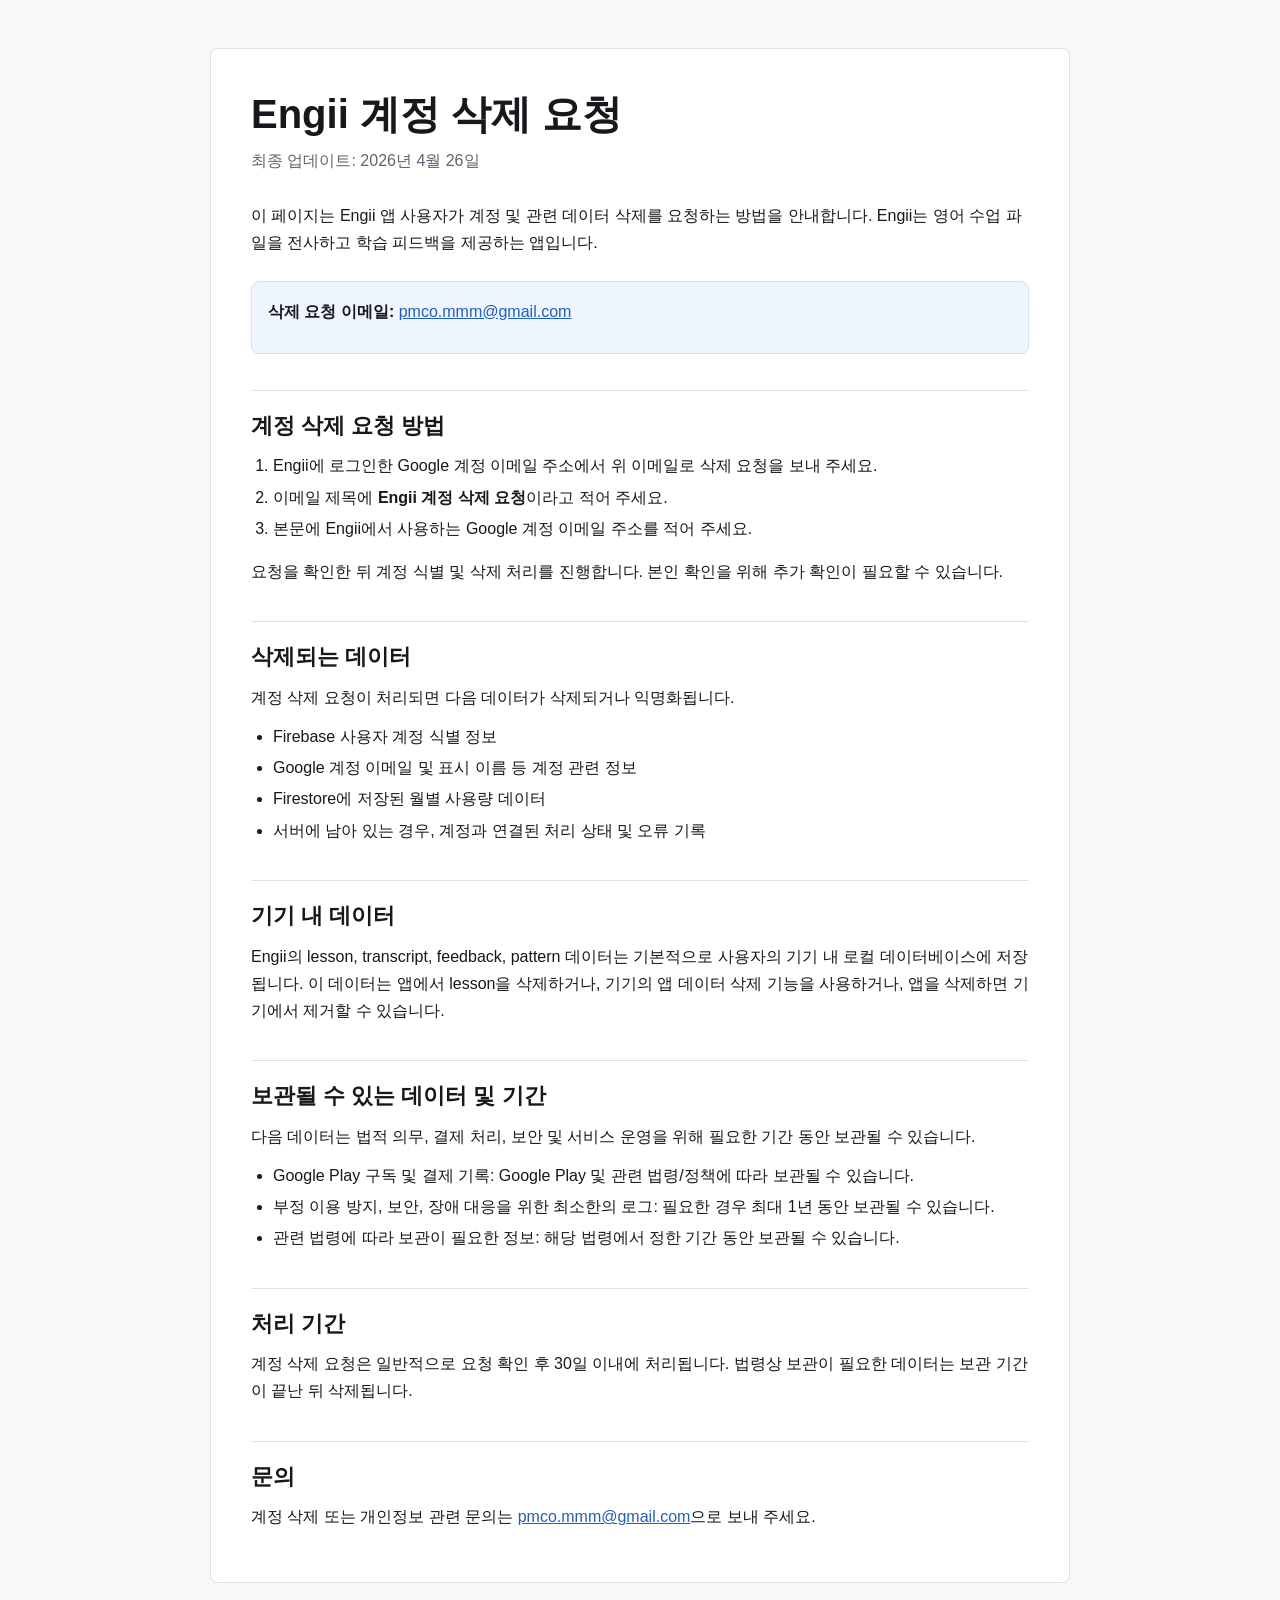
<file: delete-account/index.html>
<!doctype html>
<html lang="ko">
<head>
  <meta charset="utf-8">
  <meta name="viewport" content="width=device-width, initial-scale=1">
  <title>Engii 계정 삭제 요청</title>
  <style>
    :root {
      color-scheme: light;
      --bg: #f7f8fa;
      --surface: #ffffff;
      --text: #17181c;
      --muted: #5d6470;
      --line: #dde1e7;
      --accent: #225fba;
    }

    * {
      box-sizing: border-box;
    }

    body {
      margin: 0;
      background: var(--bg);
      color: var(--text);
      font-family: -apple-system, BlinkMacSystemFont, "Segoe UI", "Noto Sans KR", Roboto, Arial, sans-serif;
      line-height: 1.7;
    }

    main {
      width: min(860px, calc(100% - 32px));
      margin: 0 auto;
      padding: 48px 0 72px;
    }

    article {
      background: var(--surface);
      border: 1px solid var(--line);
      border-radius: 8px;
      padding: 40px;
    }

    h1 {
      margin: 0 0 8px;
      font-size: clamp(28px, 4vw, 40px);
      line-height: 1.25;
      letter-spacing: 0;
    }

    h2 {
      margin: 36px 0 12px;
      padding-top: 20px;
      border-top: 1px solid var(--line);
      font-size: 22px;
      line-height: 1.35;
      letter-spacing: 0;
    }

    p {
      margin: 0 0 12px;
    }

    ul,
    ol {
      margin: 8px 0 16px;
      padding-left: 22px;
    }

    li {
      margin: 4px 0;
    }

    a {
      color: var(--accent);
    }

    .meta {
      color: var(--muted);
      margin-bottom: 28px;
    }

    .notice {
      background: #eef5ff;
      border: 1px solid #cfe1ff;
      border-radius: 8px;
      padding: 16px;
      margin: 24px 0;
    }

    @media (max-width: 640px) {
      main {
        width: min(100% - 20px, 860px);
        padding: 20px 0 40px;
      }

      article {
        padding: 24px 18px;
      }
    }
  </style>
</head>
<body>
  <main>
    <article>
      <h1>Engii 계정 삭제 요청</h1>
      <p class="meta">최종 업데이트: 2026년 4월 26일</p>

      <p>
        이 페이지는 Engii 앱 사용자가 계정 및 관련 데이터 삭제를 요청하는 방법을 안내합니다.
        Engii는 영어 수업 파일을 전사하고 학습 피드백을 제공하는 앱입니다.
      </p>

      <div class="notice">
        <p>
          <strong>삭제 요청 이메일:</strong>
          <a href="mailto:pmco.mmm@gmail.com">pmco.mmm@gmail.com</a>
        </p>
      </div>

      <h2>계정 삭제 요청 방법</h2>
      <ol>
        <li>Engii에 로그인한 Google 계정 이메일 주소에서 위 이메일로 삭제 요청을 보내 주세요.</li>
        <li>이메일 제목에 <strong>Engii 계정 삭제 요청</strong>이라고 적어 주세요.</li>
        <li>본문에 Engii에서 사용하는 Google 계정 이메일 주소를 적어 주세요.</li>
      </ol>
      <p>
        요청을 확인한 뒤 계정 식별 및 삭제 처리를 진행합니다. 본인 확인을 위해 추가 확인이 필요할 수 있습니다.
      </p>

      <h2>삭제되는 데이터</h2>
      <p>계정 삭제 요청이 처리되면 다음 데이터가 삭제되거나 익명화됩니다.</p>
      <ul>
        <li>Firebase 사용자 계정 식별 정보</li>
        <li>Google 계정 이메일 및 표시 이름 등 계정 관련 정보</li>
        <li>Firestore에 저장된 월별 사용량 데이터</li>
        <li>서버에 남아 있는 경우, 계정과 연결된 처리 상태 및 오류 기록</li>
      </ul>

      <h2>기기 내 데이터</h2>
      <p>
        Engii의 lesson, transcript, feedback, pattern 데이터는 기본적으로 사용자의 기기 내 로컬 데이터베이스에 저장됩니다.
        이 데이터는 앱에서 lesson을 삭제하거나, 기기의 앱 데이터 삭제 기능을 사용하거나, 앱을 삭제하면 기기에서 제거할 수 있습니다.
      </p>

      <h2>보관될 수 있는 데이터 및 기간</h2>
      <p>다음 데이터는 법적 의무, 결제 처리, 보안 및 서비스 운영을 위해 필요한 기간 동안 보관될 수 있습니다.</p>
      <ul>
        <li>Google Play 구독 및 결제 기록: Google Play 및 관련 법령/정책에 따라 보관될 수 있습니다.</li>
        <li>부정 이용 방지, 보안, 장애 대응을 위한 최소한의 로그: 필요한 경우 최대 1년 동안 보관될 수 있습니다.</li>
        <li>관련 법령에 따라 보관이 필요한 정보: 해당 법령에서 정한 기간 동안 보관될 수 있습니다.</li>
      </ul>

      <h2>처리 기간</h2>
      <p>
        계정 삭제 요청은 일반적으로 요청 확인 후 30일 이내에 처리됩니다. 법령상 보관이 필요한 데이터는 보관 기간이 끝난 뒤 삭제됩니다.
      </p>

      <h2>문의</h2>
      <p>
        계정 삭제 또는 개인정보 관련 문의는
        <a href="mailto:pmco.mmm@gmail.com">pmco.mmm@gmail.com</a>으로 보내 주세요.
      </p>
    </article>
  </main>
</body>
</html>
</file>
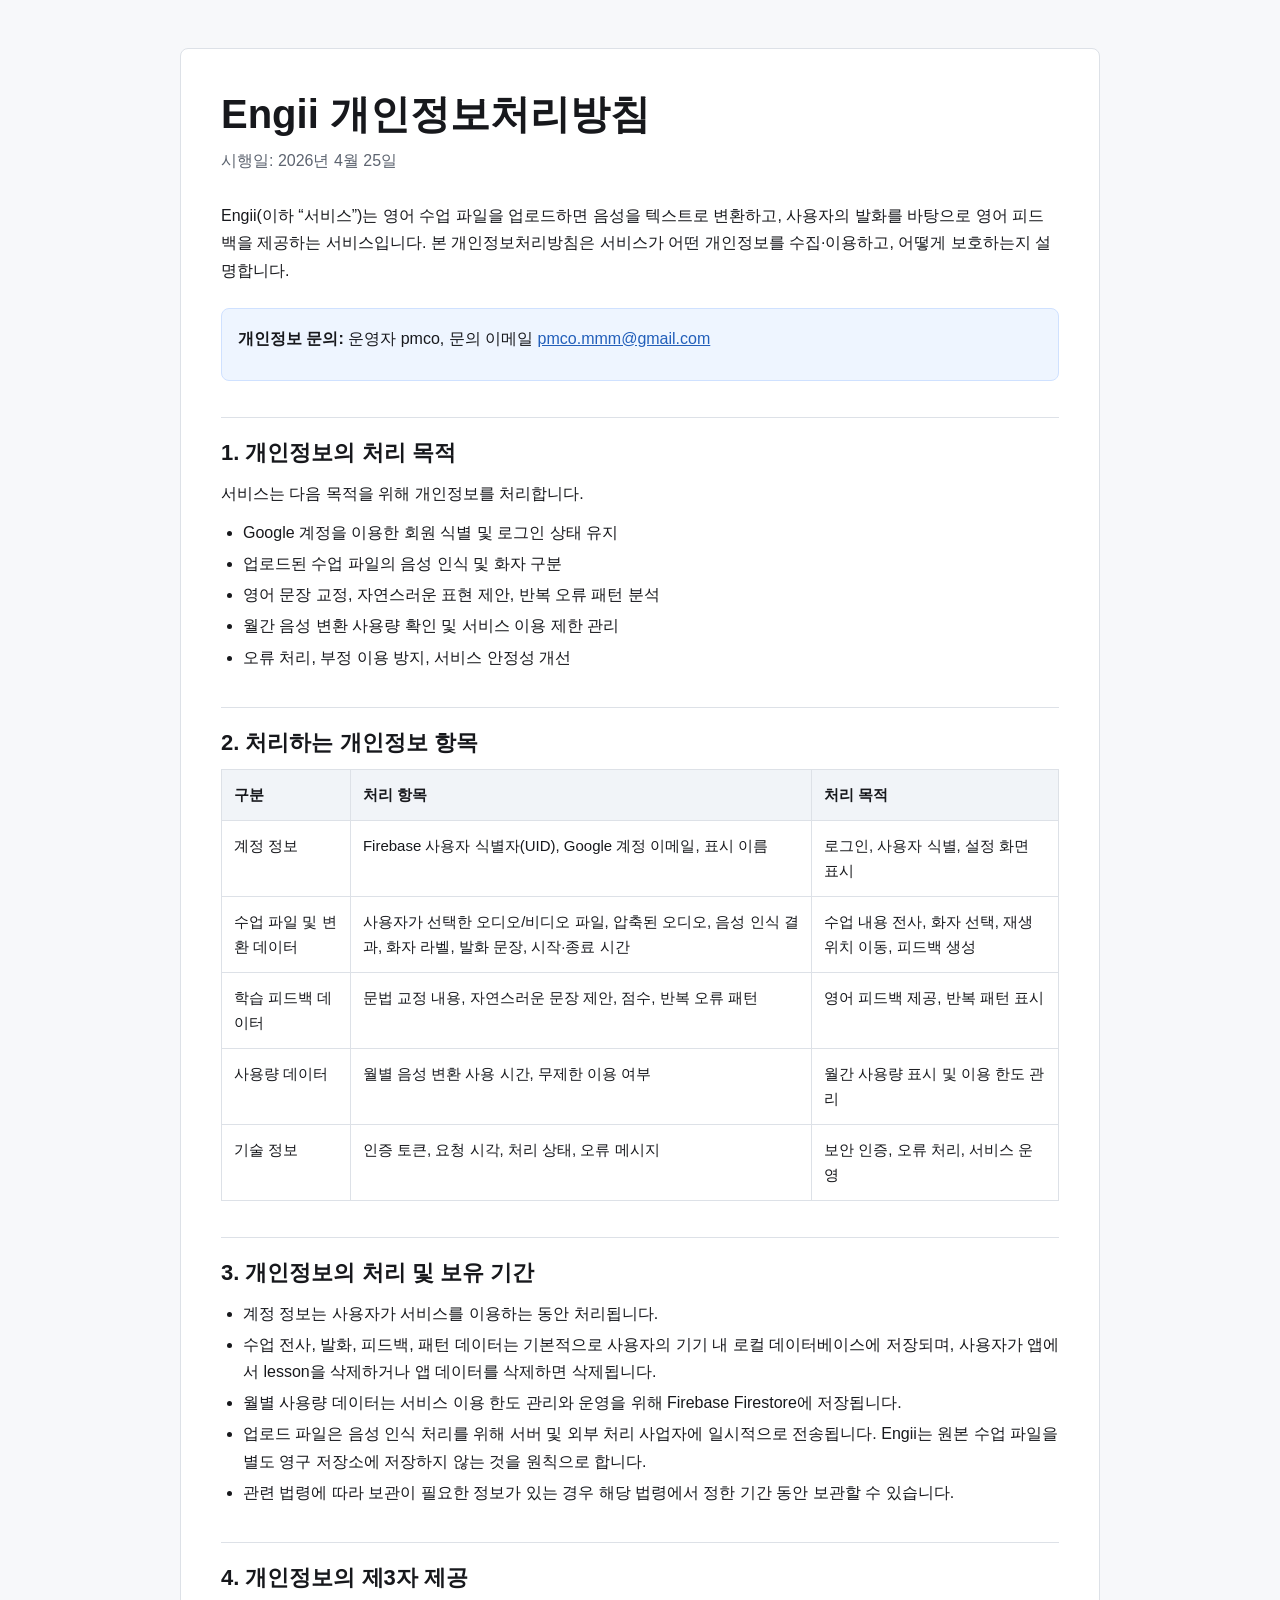
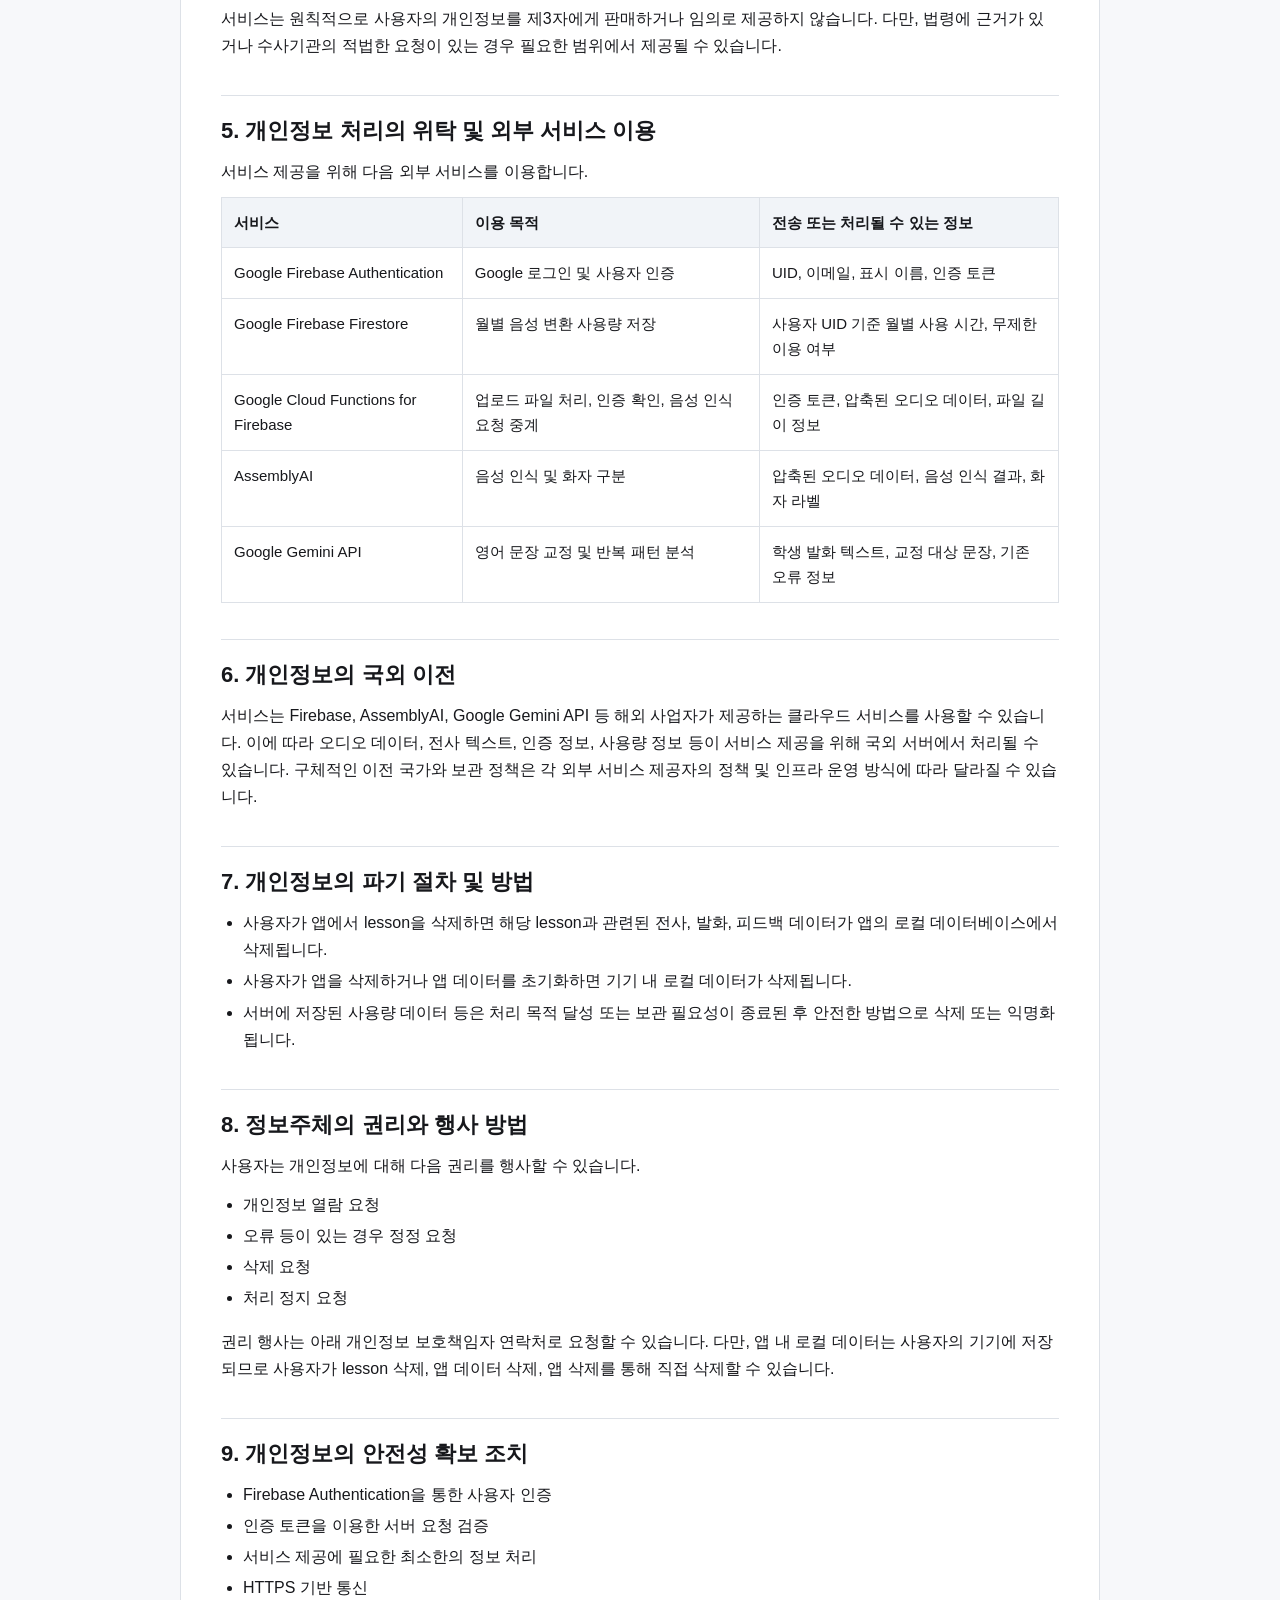
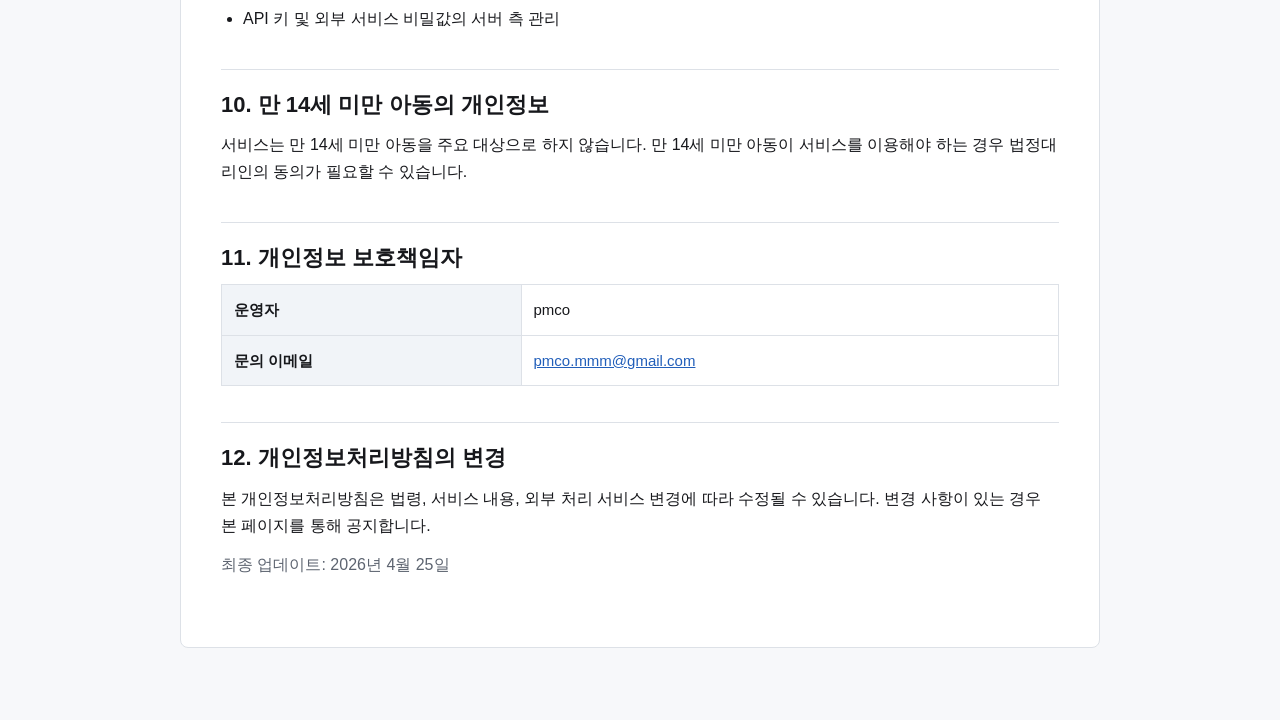
<file: privacy/index.html>
<!doctype html>
<html lang="ko">
<head>
  <meta charset="utf-8">
  <meta name="viewport" content="width=device-width, initial-scale=1">
  <title>Engii 개인정보처리방침</title>
  <style>
    :root {
      color-scheme: light;
      --bg: #f7f8fa;
      --surface: #ffffff;
      --text: #17181c;
      --muted: #5d6470;
      --line: #dde1e7;
      --accent: #225fba;
    }

    * {
      box-sizing: border-box;
    }

    body {
      margin: 0;
      background: var(--bg);
      color: var(--text);
      font-family: -apple-system, BlinkMacSystemFont, "Segoe UI", "Noto Sans KR", Roboto, Arial, sans-serif;
      line-height: 1.7;
    }

    main {
      width: min(920px, calc(100% - 32px));
      margin: 0 auto;
      padding: 48px 0 72px;
    }

    article {
      background: var(--surface);
      border: 1px solid var(--line);
      border-radius: 8px;
      padding: 40px;
    }

    h1 {
      margin: 0 0 8px;
      font-size: clamp(28px, 4vw, 40px);
      line-height: 1.25;
      letter-spacing: 0;
    }

    h2 {
      margin: 36px 0 12px;
      padding-top: 20px;
      border-top: 1px solid var(--line);
      font-size: 22px;
      line-height: 1.35;
      letter-spacing: 0;
    }

    h3 {
      margin: 24px 0 8px;
      font-size: 18px;
      letter-spacing: 0;
    }

    p {
      margin: 0 0 12px;
    }

    ul {
      margin: 8px 0 16px;
      padding-left: 22px;
    }

    li {
      margin: 4px 0;
    }

    table {
      width: 100%;
      border-collapse: collapse;
      margin: 12px 0 20px;
      font-size: 15px;
    }

    th,
    td {
      border: 1px solid var(--line);
      padding: 12px;
      text-align: left;
      vertical-align: top;
    }

    th {
      background: #f1f4f8;
      font-weight: 700;
    }

    a {
      color: var(--accent);
    }

    .meta {
      color: var(--muted);
      margin-bottom: 28px;
    }

    .notice {
      background: #eef5ff;
      border: 1px solid #cfe1ff;
      border-radius: 8px;
      padding: 16px;
      margin: 24px 0;
    }

    .placeholder {
      color: #9a3412;
      font-weight: 700;
    }

    @media (max-width: 640px) {
      main {
        width: min(100% - 20px, 920px);
        padding: 20px 0 40px;
      }

      article {
        padding: 24px 18px;
      }

      table {
        display: block;
        overflow-x: auto;
        white-space: nowrap;
      }
    }
  </style>
</head>
<body>
  <main>
    <article>
      <h1>Engii 개인정보처리방침</h1>
      <p class="meta">시행일: 2026년 4월 25일</p>

      <p>
        Engii(이하 “서비스”)는 영어 수업 파일을 업로드하면 음성을 텍스트로 변환하고,
        사용자의 발화를 바탕으로 영어 피드백을 제공하는 서비스입니다. 본 개인정보처리방침은
        서비스가 어떤 개인정보를 수집·이용하고, 어떻게 보호하는지 설명합니다.
      </p>

      <div class="notice">
        <p>
          <strong>개인정보 문의:</strong> 운영자 pmco, 문의 이메일
          <a href="mailto:pmco.mmm@gmail.com">pmco.mmm@gmail.com</a>
        </p>
      </div>

      <h2>1. 개인정보의 처리 목적</h2>
      <p>서비스는 다음 목적을 위해 개인정보를 처리합니다.</p>
      <ul>
        <li>Google 계정을 이용한 회원 식별 및 로그인 상태 유지</li>
        <li>업로드된 수업 파일의 음성 인식 및 화자 구분</li>
        <li>영어 문장 교정, 자연스러운 표현 제안, 반복 오류 패턴 분석</li>
        <li>월간 음성 변환 사용량 확인 및 서비스 이용 제한 관리</li>
        <li>오류 처리, 부정 이용 방지, 서비스 안정성 개선</li>
      </ul>

      <h2>2. 처리하는 개인정보 항목</h2>
      <table>
        <thead>
          <tr>
            <th>구분</th>
            <th>처리 항목</th>
            <th>처리 목적</th>
          </tr>
        </thead>
        <tbody>
          <tr>
            <td>계정 정보</td>
            <td>Firebase 사용자 식별자(UID), Google 계정 이메일, 표시 이름</td>
            <td>로그인, 사용자 식별, 설정 화면 표시</td>
          </tr>
          <tr>
            <td>수업 파일 및 변환 데이터</td>
            <td>사용자가 선택한 오디오/비디오 파일, 압축된 오디오, 음성 인식 결과, 화자 라벨, 발화 문장, 시작·종료 시간</td>
            <td>수업 내용 전사, 화자 선택, 재생 위치 이동, 피드백 생성</td>
          </tr>
          <tr>
            <td>학습 피드백 데이터</td>
            <td>문법 교정 내용, 자연스러운 문장 제안, 점수, 반복 오류 패턴</td>
            <td>영어 피드백 제공, 반복 패턴 표시</td>
          </tr>
          <tr>
            <td>사용량 데이터</td>
            <td>월별 음성 변환 사용 시간, 무제한 이용 여부</td>
            <td>월간 사용량 표시 및 이용 한도 관리</td>
          </tr>
          <tr>
            <td>기술 정보</td>
            <td>인증 토큰, 요청 시각, 처리 상태, 오류 메시지</td>
            <td>보안 인증, 오류 처리, 서비스 운영</td>
          </tr>
        </tbody>
      </table>

      <h2>3. 개인정보의 처리 및 보유 기간</h2>
      <ul>
        <li>계정 정보는 사용자가 서비스를 이용하는 동안 처리됩니다.</li>
        <li>수업 전사, 발화, 피드백, 패턴 데이터는 기본적으로 사용자의 기기 내 로컬 데이터베이스에 저장되며, 사용자가 앱에서 lesson을 삭제하거나 앱 데이터를 삭제하면 삭제됩니다.</li>
        <li>월별 사용량 데이터는 서비스 이용 한도 관리와 운영을 위해 Firebase Firestore에 저장됩니다.</li>
        <li>업로드 파일은 음성 인식 처리를 위해 서버 및 외부 처리 사업자에 일시적으로 전송됩니다. Engii는 원본 수업 파일을 별도 영구 저장소에 저장하지 않는 것을 원칙으로 합니다.</li>
        <li>관련 법령에 따라 보관이 필요한 정보가 있는 경우 해당 법령에서 정한 기간 동안 보관할 수 있습니다.</li>
      </ul>

      <h2>4. 개인정보의 제3자 제공</h2>
      <p>
        서비스는 원칙적으로 사용자의 개인정보를 제3자에게 판매하거나 임의로 제공하지 않습니다.
        다만, 법령에 근거가 있거나 수사기관의 적법한 요청이 있는 경우 필요한 범위에서 제공될 수 있습니다.
      </p>

      <h2>5. 개인정보 처리의 위탁 및 외부 서비스 이용</h2>
      <p>서비스 제공을 위해 다음 외부 서비스를 이용합니다.</p>
      <table>
        <thead>
          <tr>
            <th>서비스</th>
            <th>이용 목적</th>
            <th>전송 또는 처리될 수 있는 정보</th>
          </tr>
        </thead>
        <tbody>
          <tr>
            <td>Google Firebase Authentication</td>
            <td>Google 로그인 및 사용자 인증</td>
            <td>UID, 이메일, 표시 이름, 인증 토큰</td>
          </tr>
          <tr>
            <td>Google Firebase Firestore</td>
            <td>월별 음성 변환 사용량 저장</td>
            <td>사용자 UID 기준 월별 사용 시간, 무제한 이용 여부</td>
          </tr>
          <tr>
            <td>Google Cloud Functions for Firebase</td>
            <td>업로드 파일 처리, 인증 확인, 음성 인식 요청 중계</td>
            <td>인증 토큰, 압축된 오디오 데이터, 파일 길이 정보</td>
          </tr>
          <tr>
            <td>AssemblyAI</td>
            <td>음성 인식 및 화자 구분</td>
            <td>압축된 오디오 데이터, 음성 인식 결과, 화자 라벨</td>
          </tr>
          <tr>
            <td>Google Gemini API</td>
            <td>영어 문장 교정 및 반복 패턴 분석</td>
            <td>학생 발화 텍스트, 교정 대상 문장, 기존 오류 정보</td>
          </tr>
        </tbody>
      </table>

      <h2>6. 개인정보의 국외 이전</h2>
      <p>
        서비스는 Firebase, AssemblyAI, Google Gemini API 등 해외 사업자가 제공하는 클라우드 서비스를
        사용할 수 있습니다. 이에 따라 오디오 데이터, 전사 텍스트, 인증 정보, 사용량 정보 등이 서비스 제공을
        위해 국외 서버에서 처리될 수 있습니다. 구체적인 이전 국가와 보관 정책은 각 외부 서비스 제공자의
        정책 및 인프라 운영 방식에 따라 달라질 수 있습니다.
      </p>

      <h2>7. 개인정보의 파기 절차 및 방법</h2>
      <ul>
        <li>사용자가 앱에서 lesson을 삭제하면 해당 lesson과 관련된 전사, 발화, 피드백 데이터가 앱의 로컬 데이터베이스에서 삭제됩니다.</li>
        <li>사용자가 앱을 삭제하거나 앱 데이터를 초기화하면 기기 내 로컬 데이터가 삭제됩니다.</li>
        <li>서버에 저장된 사용량 데이터 등은 처리 목적 달성 또는 보관 필요성이 종료된 후 안전한 방법으로 삭제 또는 익명화됩니다.</li>
      </ul>

      <h2>8. 정보주체의 권리와 행사 방법</h2>
      <p>사용자는 개인정보에 대해 다음 권리를 행사할 수 있습니다.</p>
      <ul>
        <li>개인정보 열람 요청</li>
        <li>오류 등이 있는 경우 정정 요청</li>
        <li>삭제 요청</li>
        <li>처리 정지 요청</li>
      </ul>
      <p>
        권리 행사는 아래 개인정보 보호책임자 연락처로 요청할 수 있습니다. 다만, 앱 내 로컬 데이터는 사용자의
        기기에 저장되므로 사용자가 lesson 삭제, 앱 데이터 삭제, 앱 삭제를 통해 직접 삭제할 수 있습니다.
      </p>

      <h2>9. 개인정보의 안전성 확보 조치</h2>
      <ul>
        <li>Firebase Authentication을 통한 사용자 인증</li>
        <li>인증 토큰을 이용한 서버 요청 검증</li>
        <li>서비스 제공에 필요한 최소한의 정보 처리</li>
        <li>HTTPS 기반 통신</li>
        <li>API 키 및 외부 서비스 비밀값의 서버 측 관리</li>
      </ul>

      <h2>10. 만 14세 미만 아동의 개인정보</h2>
      <p>
        서비스는 만 14세 미만 아동을 주요 대상으로 하지 않습니다. 만 14세 미만 아동이 서비스를 이용해야 하는
        경우 법정대리인의 동의가 필요할 수 있습니다.
      </p>

      <h2>11. 개인정보 보호책임자</h2>
      <table>
        <tbody>
          <tr>
            <th>운영자</th>
            <td>pmco</td>
          </tr>
          <tr>
            <th>문의 이메일</th>
            <td><a href="mailto:pmco.mmm@gmail.com">pmco.mmm@gmail.com</a></td>
          </tr>
        </tbody>
      </table>

      <h2>12. 개인정보처리방침의 변경</h2>
      <p>
        본 개인정보처리방침은 법령, 서비스 내용, 외부 처리 서비스 변경에 따라 수정될 수 있습니다.
        변경 사항이 있는 경우 본 페이지를 통해 공지합니다.
      </p>

      <p class="meta">최종 업데이트: 2026년 4월 25일</p>
    </article>
  </main>
</body>
</html>
</file>
